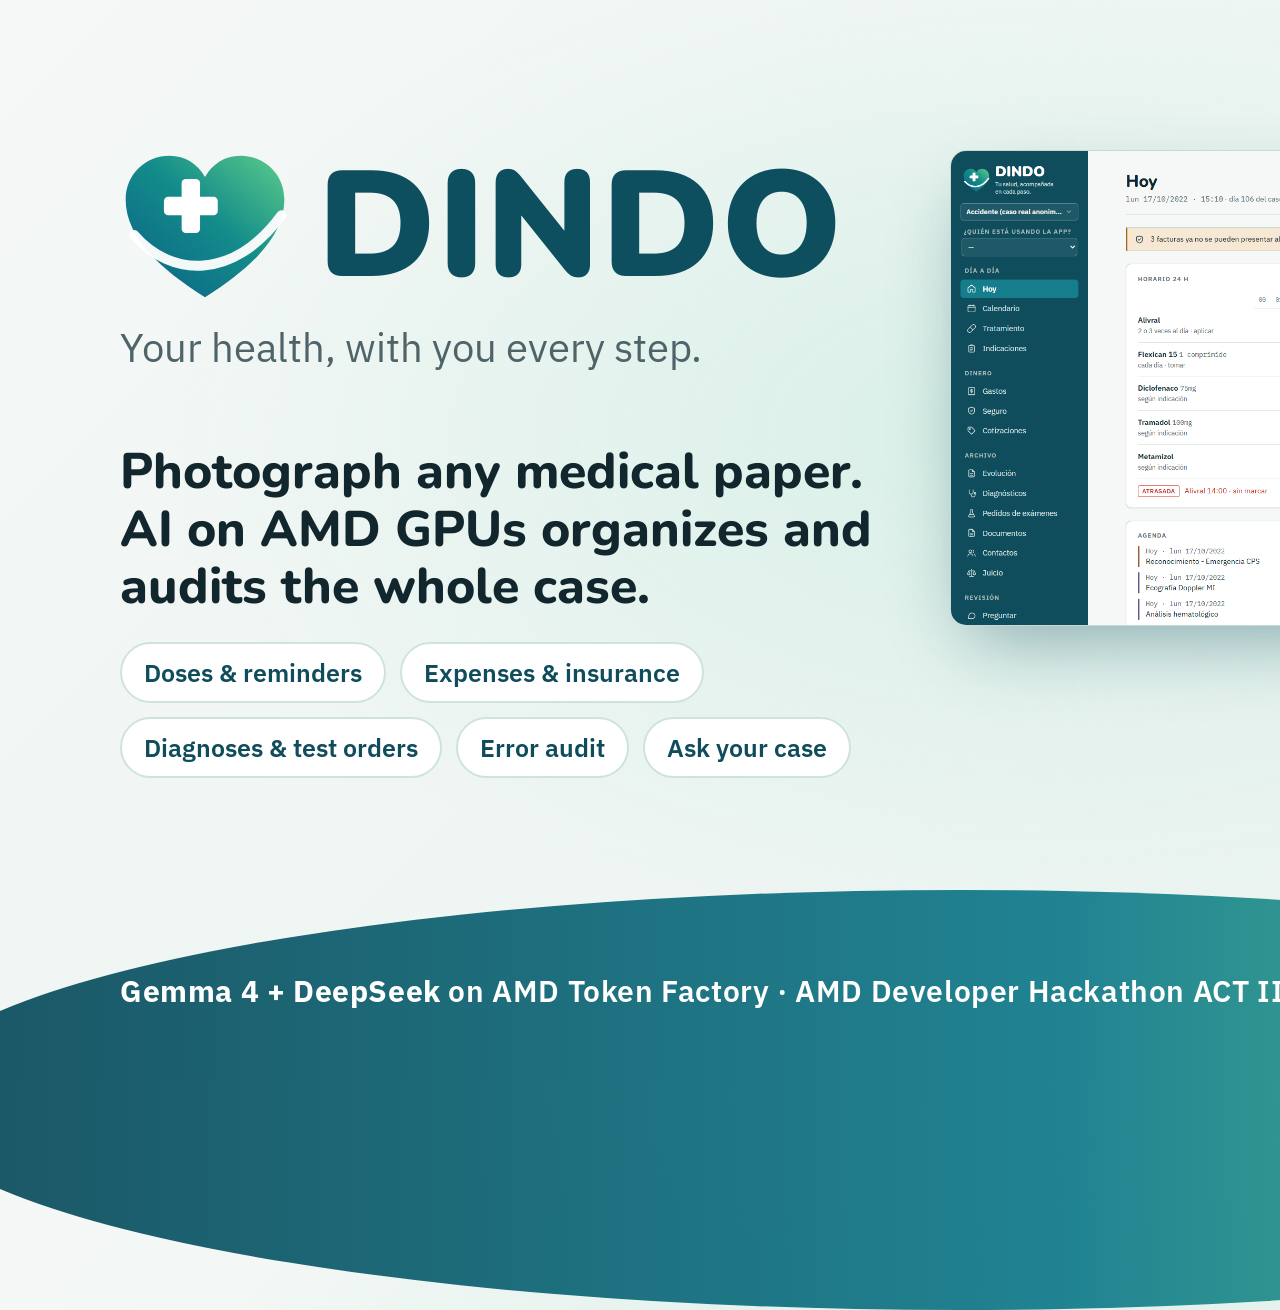
<file: docs/cover/cover.html>
<!doctype html>
<html lang="en">
<head>
<meta charset="utf-8">
<title>Dindo cover</title>
<link rel="stylesheet" href="https://fonts.googleapis.com/css2?family=Nunito:wght@700;800;900&family=IBM+Plex+Sans:wght@400;500;600&display=swap">
<style>
  :root { --teal: #0F4C5C; --teal2: #167D8D; --ink: #12262D; --mute: #4F6469; }
  * { box-sizing: border-box; }
  html, body { margin: 0; }
  body { width: 1920px; height: 1080px; overflow: hidden; font-family: "IBM Plex Sans", sans-serif; color: var(--ink);
    background: radial-gradient(1200px 700px at 78% 40%, #D9F0E8 0%, rgba(217,240,232,0) 70%), linear-gradient(135deg, #F5F8F6 0%, #EAF3F0 100%); position: relative; }
  .wave { position: absolute; left: -100px; right: -100px; bottom: -230px; height: 420px; border-radius: 50%;
    background: linear-gradient(90deg, #0F4C5C 0%, #167D8D 55%, #5DCB8A 100%); opacity: .95; }
  .left { position: absolute; left: 120px; top: 150px; width: 820px; }
  .brand { display: flex; align-items: center; gap: 28px; }
  .brand svg { width: 170px; height: 153px; }
  .wm { font-family: "Nunito", sans-serif; font-weight: 900; font-size: 150px; line-height: .9; color: #0D4F5F; letter-spacing: .01em; }
  .tag { font-size: 40px; color: var(--mute); margin-top: 18px; }
  h2 { font-family: "Nunito", sans-serif; font-weight: 800; font-size: 50px; line-height: 1.15; margin: 70px 0 26px; color: var(--ink); }
  .pills { display: flex; flex-wrap: wrap; gap: 14px; max-width: 800px; }
  .pill { font-size: 25px; font-weight: 600; padding: 12px 22px; border-radius: 999px; background: #fff; border: 2px solid #CFE3DD; color: var(--teal); }
  .amd { position: absolute; left: 120px; bottom: 70px; color: #fff; font-size: 30px; font-weight: 600; letter-spacing: .02em; }
  .amd b { font-weight: 800; }
  .shots { position: absolute; right: 90px; top: 110px; width: 900px; height: 820px; }
  .desk { position: absolute; right: 120px; top: 40px; width: 760px; border-radius: 16px; overflow: hidden;
    box-shadow: 0 30px 70px -20px rgba(15,76,92,.45); border: 1px solid #C9DAD5; background: #fff; }
  .desk img { width: 100%; display: block; }
  .phone { position: absolute; right: 0; top: 230px; width: 300px; border-radius: 40px; padding: 12px; background: #10262C;
    box-shadow: 0 30px 70px -15px rgba(15,76,92,.6); }
  .phone img { width: 100%; display: block; border-radius: 30px; }
</style>
</head>
<body>
  <div class="wave"></div>
  <div class="left">
    <div class="brand">
      <svg viewBox="0 0 120 108"><defs><linearGradient id="g" x1="0" y1="1" x2="1" y2="0"><stop offset="0" stop-color="#0B5F86"/><stop offset=".55" stop-color="#138C8A"/><stop offset="1" stop-color="#5DCB8A"/></linearGradient></defs><path d="M60 104C22 80 4 58 4 35 4 17 18 4 35 4c11 0 20 6 25 15C65 10 74 4 85 4c17 0 31 13 31 31 0 23-18 45-56 69z" fill="url(#g)"/><path d="M10 60c26 30 70 32 104-14" fill="none" stroke="#fff" stroke-width="7" stroke-linecap="round" opacity=".95"/><rect x="31" y="33" width="38" height="13" rx="3" fill="#fff"/><rect x="43.5" y="20.5" width="13" height="38" rx="3" fill="#fff"/></svg>
      <div><div class="wm">DINDO</div></div>
    </div>
    <div class="tag">Your health, with you every step.</div>
    <h2>Photograph any medical paper.<br>AI on AMD GPUs organizes and audits the whole case.</h2>
    <div class="pills">
      <span class="pill">Doses &amp; reminders</span><span class="pill">Expenses &amp; insurance</span>
      <span class="pill">Diagnoses &amp; test orders</span><span class="pill">Error audit</span><span class="pill">Ask your case</span>
    </div>
  </div>
  <div class="amd"><b>Gemma 4 + DeepSeek</b> on AMD Token Factory · AMD Developer Hackathon ACT III · Health &amp; Wellbeing</div>
  <div class="shots">
    <div class="desk"><img src="../img/hoy.png" alt=""></div>
    <div class="phone"><img src="../img/phone-hoy.png" alt=""></div>
  </div>
</body>
</html>
</file>
